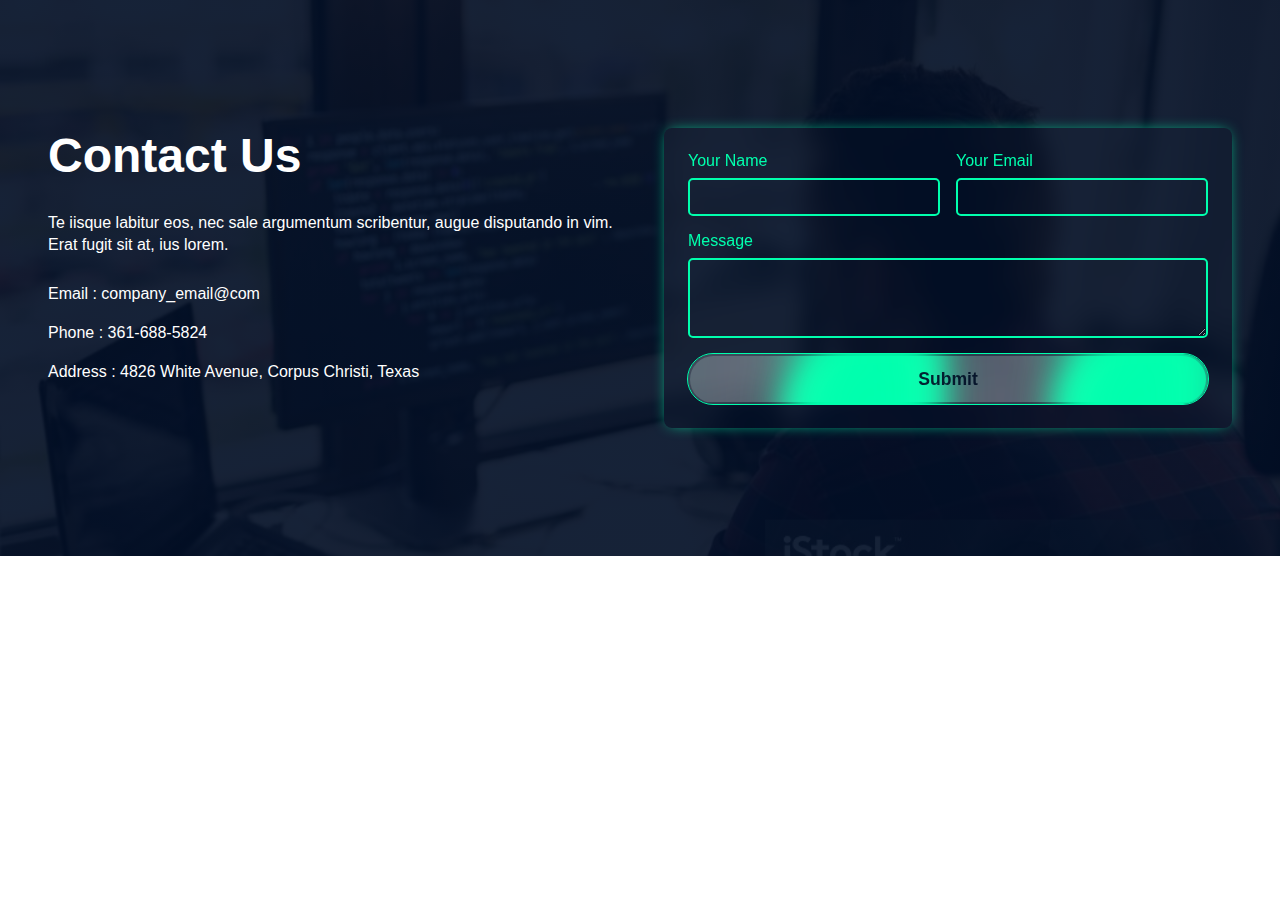
<file: form-contacts/index.html>
<!DOCTYPE html>
<html lang="es">
<head>
    <meta charset="UTF-8">
    <meta name="viewport" content="width=device-width, initial-scale=1.0">
    <link href="https://api.fontshare.com/v2/css?f[]=clash-display@300,400,500,600,700&display=swap" rel="stylesheet">
    <link rel="stylesheet" href="./css/styles.css">
    <title>Document</title>
</head>
<body>

    <main class="container">
        
        <div class="texts container__flex">
            <h2 class="texts__title">Contact Us</h2>
            <p class="texts__paragraph">Te iisque labitur eos, nec sale argumentum scribentur, augue disputando in vim. Erat fugit sit at, ius lorem.</p>
            <ul class="texts__lists">
                <li class="texts__lists">Email : company_email@com</li>
                <li class="texts__lists">Phone : 361-688-5824</li>
                <li class="texts__lists">Address : 4826 White Avenue, Corpus Christi, Texas</li>
            </ul>
        </div>

        <form action="#" class="form container__flex">
            <label class="form__label form__label-name" for="name">
                Your Name
                <input class="input__name input" type="text" name="name" id="name">
            </label>

            <label class="form__label form__label-email" for="email">
                Your Email
                <input class="input__email input" type="email" name="email" id="email">
            </label>

            <label class="form__label form__label-message" for="message">
                Message
                <textarea class="form__text input" name="message" id="message"></textarea>
            </label>

            <div class="btn__container">
                <button class="btn" type="submit">Submit</button>
                <span class="btn__span"></span>
                <span class="btn__span"></span>
            </div>
        </form>
    </main>
    
</body>
</html>
</file>
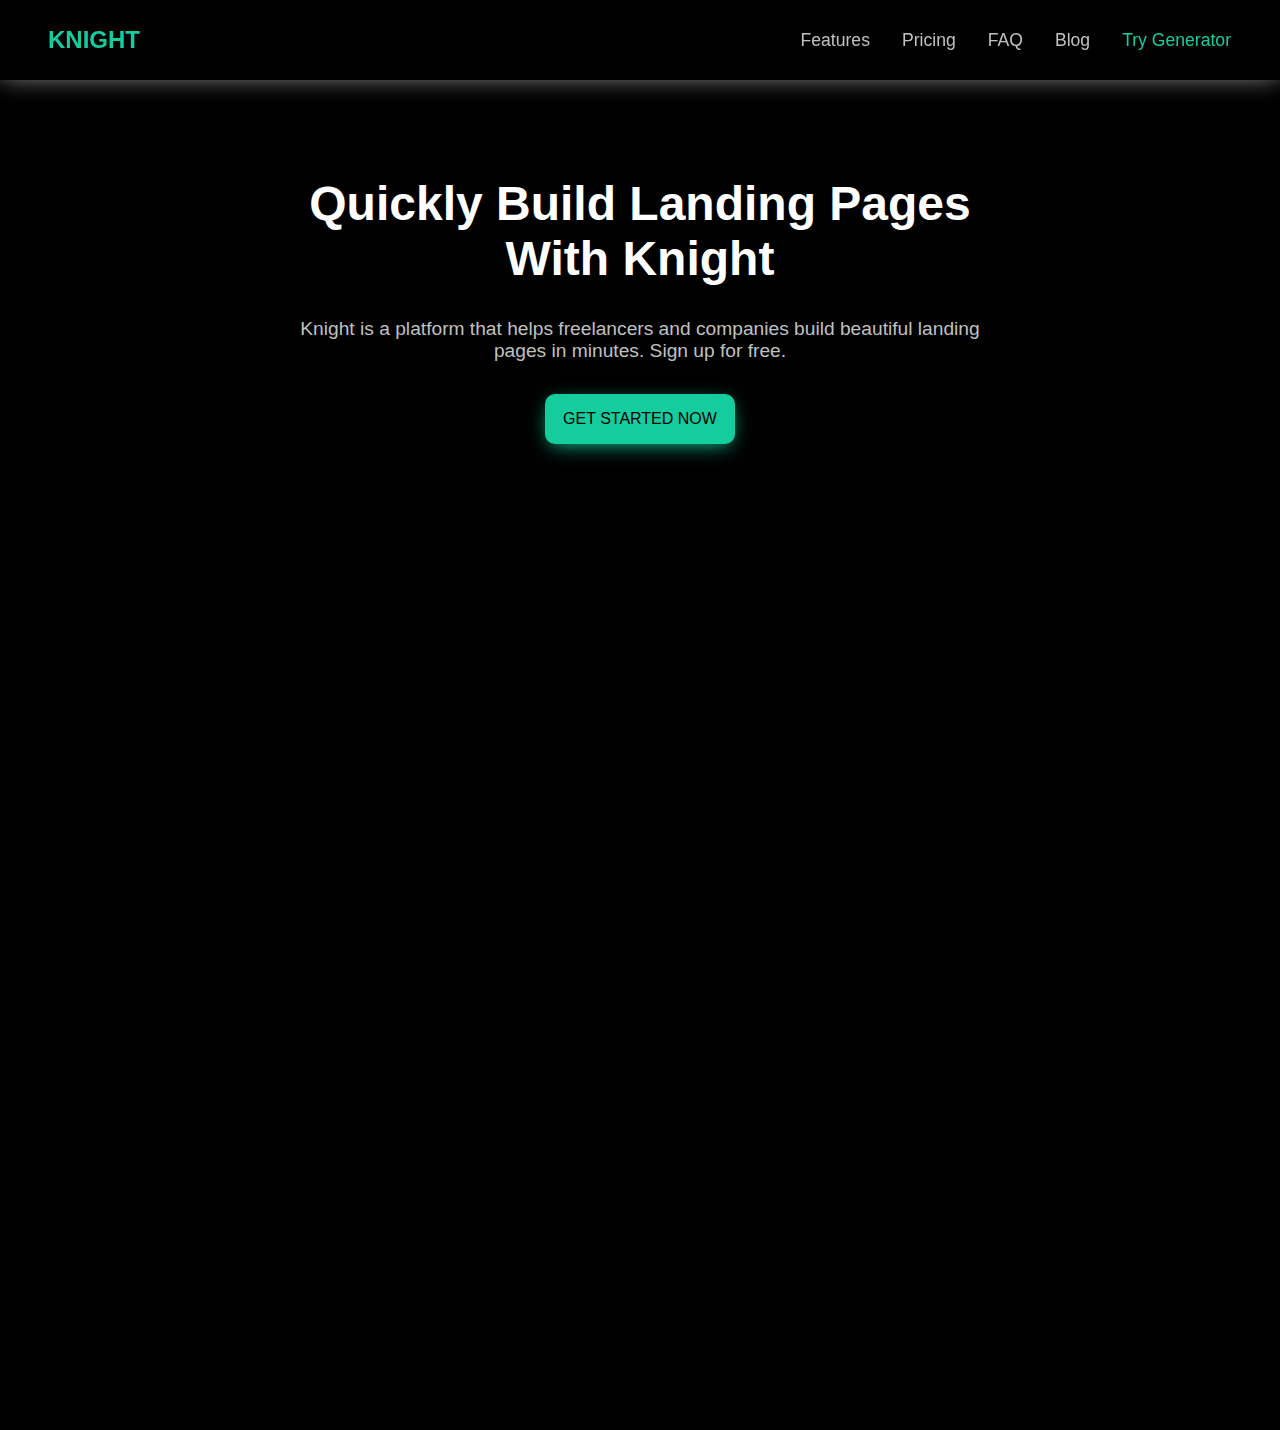
<file: nav-pages/index.html>
<!DOCTYPE html>
<html lang="es">
<head>
    <meta charset="UTF-8">
    <meta name="viewport" content="width=device-width, initial-scale=1.0">
    <link rel="stylesheet" href="./css/styles.css">
    <title>Document</title>
</head>
<body>
    
    <nav class="nav">
        <a class="nav__logo" href="#">KNIGHT</a>

        <ul class="nav__lists">
            <li class="nav__list">
                <a href="#" class="nav__link">Features</a>
            </li>
            <li class="nav__list">
                <a href="#" class="nav__link">Pricing</a>
            </li>
            <li class="nav__list">
                <a href="#" class="nav__link">FAQ</a>
            </li>
            <li class="nav__list">
                <a href="#" class="nav__link">Blog</a>
            </li>
            <li class="nav__list">
                <a href="#" class="nav__link">Try Generator</a>
            </li>
        </ul>

        <label for="menu" class="nav__label">
            <input class="nav__input" type="checkbox" name="menu" id="menu">
            <span></span>
            <span></span>
            <span></span>
        </label>
    </nav>

    <main class="main">

        <div class="main__container">
            <h1 class="main__title">Quickly Build Landing Pages With Knight</h1>
            
            <p class="main__paragraph">Knight is a platform that helps freelancers and companies build beautiful landing pages in minutes. Sign up for free.</p>
    
            <a class="main__link" href="#">Get started now</a>
        </div>

    </main>

</body>
</html>
</file>
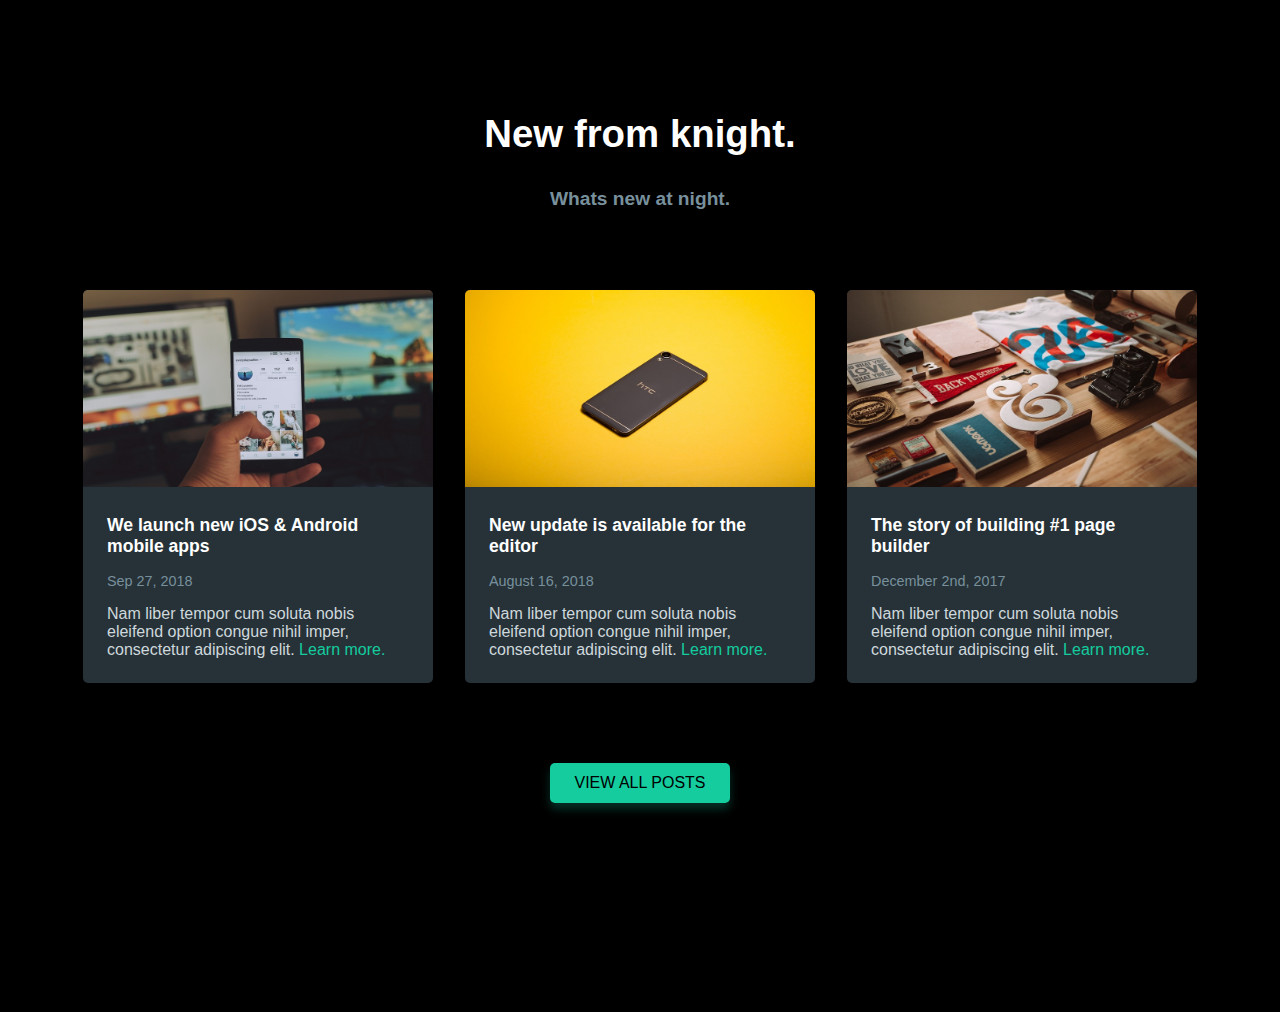
<file: news_from/index.html>
<!DOCTYPE html>
<html lang="es">
<head>
    <meta charset="UTF-8">
    <meta name="viewport" content="width=device-width, initial-scale=1.0">
    <link rel="stylesheet" href="./css/styles.css">
    <title>Document</title>
</head>
<body>
    
    <main class="container">

        <div class="texts">
            <h1 class="texts__title">New from knight.</h1>
            <p class="texts__paragraph">Whats new at night.</p>
        </div>

        <section class="cards">

            <div class="card">
                <img class="card__img" src="./assets/blog-1.jpg">
                <div class="card__texts">
                    <h2 class="card__title">We launch new iOS & Android mobile apps</h2>
                    <span class="card__date">Sep 27, 2018</span>
                    <p class="card__paragraph">Nam liber tempor cum soluta nobis eleifend option congue nihil imper, consectetur adipiscing elit. <span>Learn more.</span></p>
                </div>
            </div>
            <div class="card">
                <img class="card__img" src="./assets/blog-2.jpg">
                <div class="card__texts">
                    <h2 class="card__title">New update is available for the editor</h2>
                    <span class="card__date">August 16, 2018</span>
                    <p class="card__paragraph">Nam liber tempor cum soluta nobis eleifend option congue nihil imper, consectetur adipiscing elit.  <span>Learn more.</span></p>
                </div>
            </div>
            <div class="card">
                <img class="card__img" src="./assets/blog-3.jpg">
                <div class="card__texts">
                    <h2 class="card__title">The story of building #1 page builder</h2>
                    <span class="card__date">December 2nd, 2017</span>
                    <p class="card__paragraph">Nam liber tempor cum soluta nobis eleifend option congue nihil imper, consectetur adipiscing elit. <span>Learn more.</span></p>
                </div>
            </div>
            

        </section>

        <a class="cta" href="#">View all posts</a>
    </main>

</body>
</html>
</file>
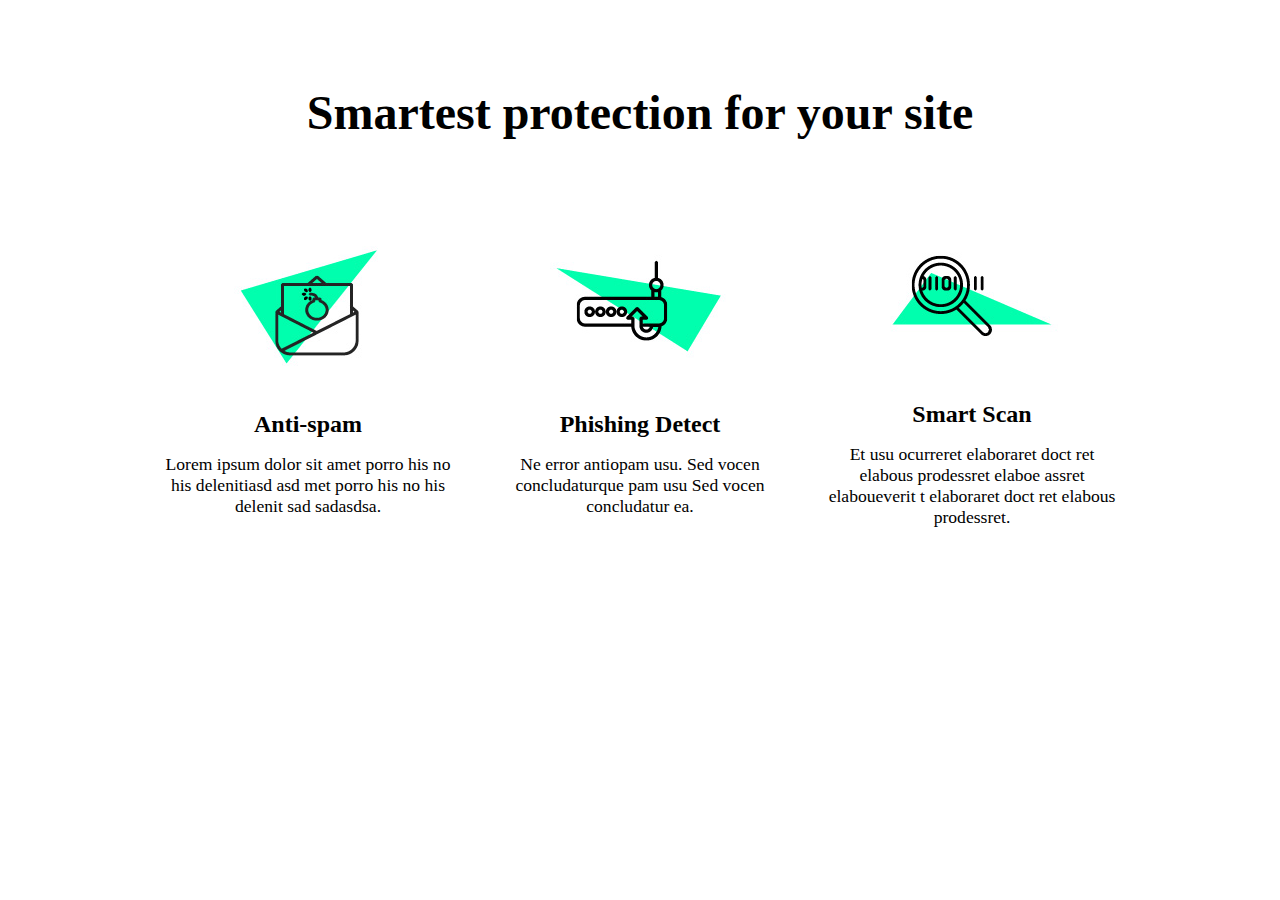
<file: smartest/index.html>
<!DOCTYPE html>
<html lang="es">
<head>
    <meta charset="UTF-8">
    <meta name="viewport" content="width=device-width, initial-scale=1.0">
    <link rel="stylesheet" href="./css/styles.css">
    <title>Document</title>
</head>
<body>

    <main class="container">

        <h1 class="container__title">Smartest protection for your site</h1>

        <section class="cards">

            <div class="card">

                <img class="card__img" src="./assets/smart-protect-1.jpg" alt="Img1">

                <h3 class="card__title">Anti-spam</h3>

                <div class="card__paragraph">Lorem ipsum dolor sit amet porro his no his delenitiasd asd met porro his no his delenit sad sadasdsa.</div>

            </div>

            <div class="card">

                <img class="card__img" src="./assets/smart-protect-2.jpg" alt="Img1">

                <h3 class="card__title">Phishing Detect</h3>

                <div class="card__paragraph">Ne error antiopam usu. Sed vocen concludaturque pam usu Sed vocen concludatur ea.</div>

            </div>

            <div class="card">

                <img class="card__img" src="./assets/smart-protect-3.jpg" alt="Img1">

                <h3 class="card__title">Smart Scan</h3>

                <div class="card__paragraph">Et usu ocurreret elaboraret doct ret elabous prodessret elaboe assret elaboueverit t elaboraret doct ret elabous prodessret.</div>

            </div>

        </section>

    </main>
    
</body>
</html>
</file>
<file: form-contacts/css/styles.css>
* {
    margin: 0;
    padding: 0;
    box-sizing: border-box;
}

:root {
    --white: #fff;
    --green: #00ffad;
    --font-family: 'Clash Display', sans-serif;
    --dark-blue: #000e25e9;
}

body {
    width: 100%;
    min-height: 100%;
    color: var(--white);
    font-family: var(--font-family);
}

.container {
    background-image: linear-gradient(var(--dark-blue), var(--dark-blue)), url(../assets/background.jpg);
    background-repeat: no-repeat;
    background-size: cover;
    width: 100%;
    min-height: 40vh;
    padding: 5rem 2rem;

    display: flex;
    flex-direction: column;
    justify-content: center;
    align-items: center;
    /* flex-wrap: wrap; */
    gap: 3rem;
}

.container__flex {
    max-width: 600px;
}

.texts {
    display: flex;
    flex-direction: column;
    /* align-items: center; */
    gap: 1.8rem;
}

.texts__title {
    font-size: 3rem;
    font-weight: 700;
}

.texts__paragraph {
    line-height: 1.4rem;
}

.texts__lists {
    list-style: none;
    display: flex;
    flex-direction: column;
    gap: 1.3rem;
}

.form {
    /* outline: 1px solid red; */
    background-color: transparent;
    -webkit-backdrop-filter: blur(10px);
    backdrop-filter: blur(10px);
    box-shadow: 0 0 15px -5px var(--green);
    border-radius: 8px;
    padding: 1.5rem;
    width: 100%;
    color: var(--green);
    display: flex;
    flex-direction: column;
    /* flex-wrap: wrap; */
    gap: 1rem;
}

.form__label {
    flex-grow: 1;
    display: flex;
    flex-direction: column;
    gap: .5rem;
}

.input {
    border: 2px solid var(--green);
    border-radius: 5px;
    background-color: transparent;
    color: var(--white);
    padding: .4rem;
    font-size: 1.1rem;
}

.form__label-message {
    width: 100%;
}

.form__text {
    max-width: 100%;
    height: 5rem;
}

.btn__container {
    position: relative;
    outline: 1px solid var(--green);
    background-color: #ffffff2e;
    overflow: hidden;
    width: 100%;
    padding: 2px;
    border-radius: 30px;
    transition: all .3s ease-in;
}

.btn {
    cursor: pointer;
    width: 100%;
    height: 100%;
    padding: .8rem;
    font-size: 1.1rem;
    border-radius: 30px;
    border: none;
    background-color: transparent;
    -webkit-backdrop-filter: blur(20px);
    backdrop-filter: blur(20px);
    color: var(--dark-blue);
    font-weight: 600;
    position: relative;
    z-index: 2;
    transition: color .3s ease;
}

.btn__container:has( :hover ){
    transform: scale(1.04);
}

.btn:hover{
    color: var(--white);
}

.btn__span {
    content: "";
    position: absolute;
    top: -20px;
    left: 100px;
    width: 150px;
    height: 150px;
    background-color: var(--green);
    filter: blur(15px);
    border-radius: 50% 25px 10px 25px;
    animation: rotate 15s infinite alternate linear both;
}

.btn__span:nth-last-child(1) {
    content: "";
    position: absolute;
    left: 370px;
}

@media (width >= 768px) {
    .container {
        flex-direction: row;
        justify-content: center;
        align-items: start;
        gap: 3rem;
        padding: 8rem 3rem;
    }

    .container__flex{
        width: 200px;
        flex-grow: 1;
        flex-basis: 300px;
    }

    .form{
        flex-direction: row;
        flex-wrap: wrap;
    }

    .form__label-name, .form__label-email{
        flex-shrink: 30px;
    }
}


@keyframes rotate {
    100% {
        transform: scale(2) rotate(360deg);
    }
}
</file>
<file: nav-pages/css/styles.css>
*{
    margin: 0;
    padding: 0;
    box-sizing: border-box;
    list-style: none;
    text-decoration: none;
}

:root{
    --white: #fff;
    --black: #000;
    --green: #14cc9e;
    --gray: #c0c0c0;
}

body{
    width: 100%;
    min-height: 100vh;
    font-family: Arial, Helvetica, sans-serif;
}

.nav {
    background-color: var(--black);
    width: 100%;
    height: 5rem;
    /* border-bottom: 1px solid red; */
    display: flex;
    justify-content: space-between;
    align-items: center;
    padding-inline: 3rem;

    position: sticky;
    top: 0;
    box-shadow: 0 -10px 30px var(--white);
    z-index: 5;

    --pointer-events: none;
    --opacity: 0;
    --translate: translateY(-100%);
    --animation: none;
    --animation2: none;
    --animation3: none;
    --animation4: none;
    --animation5: none;
}

.nav:has( :checked ){
    --pointer-events: unset;
    --opacity: 1;
    --translate: translateY(0);
    --animation: opacity 1.5s .6s ease-out;
    --animation2: opacity 1.5s .8s ease-out;
    --animation3: opacity 1.5s 1s ease-out;
    --animation4: opacity 1.5s 1.2s ease-out;
    --animation5: opacity 1.5s 1.4s ease-out;
}

.nav__logo{
    font-size: 1.5rem;
    font-weight: 900;
    color: var(--green);
    transition: color .3s ease-out;
}
.nav__logo:hover{
    color: var(--white);
}

.nav__lists {
    position: absolute;
    background-color: #00000030;
    border: 1px solid transparent;
    margin-top: 5rem;
    /* width: 100%; */
    height: 100vh;
    inset: 0;
    display: flex;
    flex-direction: column;
    padding-top: 7rem;
    /* justify-content: center; */
    align-items: center;
    gap: 2rem;

    pointer-events: var(--pointer-events);
    opacity: var(--opacity);
    transform: var(--translate);

    backdrop-filter: blur(20px);

    transition: all .7s ease;
}

.nav__list {
    opacity: var(--opacity);
    transition: var(--animation);
}

.nav__list:nth-child(2){
    transition: var(--animation2);
}
.nav__list:nth-child(3){
    transition: var(--animation3);
}
.nav__list:nth-child(4){
    transition: var(--animation4);
}
.nav__list:nth-child(5){
    transition: var(--animation5);
}

.nav__list:nth-child(5) .nav__link{
    color: var(--green);
    transition: opacity .3s ease-out;
}

.nav__list:nth-child(5) .nav__link:hover{
    opacity: .8;
}

.nav__link {
    font-size: 1.5rem;
    color: var(--gray);
    transition: color .3s ease-in-out;
}


.nav__link:hover {
    color: var(--white);
}

.nav__label {
    cursor: pointer;
    /* outline: 1px solid red; */
    overflow: hidden;
    width: 30px;
    height: 30px;
    place-content: center;
}

.nav__input {
    display: none;
}

.nav__label span{
    display: block;
    background-color: var(--white);
    width: 100%;
    height: 4px;
    border-radius: 10px;
    transition: all .6s ease;
}

.nav__label span + span{
    margin-top: 5px;
}

.nav__label:has( :checked ) span:nth-child(2){
    /* background-color: red; */
    transform: rotate(-45deg) translateX(-7px) translateY(6px);
}

.nav__label:has( :checked ) span:nth-child(3){
    /* background-color: red; */
    /* transform: translateX(-100%); */
    /* width: 0; */
    opacity: 0;
}
.nav__label:has( :checked ) span:nth-child(4){
    transform: rotate(45deg) translateX(-7px) translateY(-6px); 
    /* background-color: red; */
}

.main {
    background-color: var(--black);
    color: var(--white);
    height: 150vh;
    padding: 1rem;
}

.main__container{
    /* outline: 1px solid red; */
    width: 90%;
    max-width: 700px;
    margin: 0 auto;
    margin-top: 5rem;
}

.main__title {
    text-align: center;
    font-size: 3rem;
    font-weight: 800;
}
.main__paragraph {
    margin-top: 2rem;
    text-align: center;
    font-size: 1.2rem;
    color: var(--gray);
}

.main__link{
    display: block;
    background-color: var(--green);
    text-transform: uppercase;
    color: var(--black);
    padding: 1rem;
    width: 190px;
    font-size: 1rem;
    font-weight: 500;
    margin: 0 auto;
    margin-top: 2rem;
    text-align: center;
    border-radius: 10px;
    box-shadow: 0 5px 20px -5px var(--green);
    transition: all cubic-bezier(0.175, 0.885, 0.32, 1.275) 1s;
}

.main__link:hover{
    color: var(--white);
    transform: scale(1.05);
}

@media (width >= 768PX) {
    .nav__lists {
        /* outline: 1px solid red; */
        position: unset;
        background-color: unset;
        margin: unset;
        height: unset;
        display: flex;
        flex-direction: row;
        padding: unset;
        align-items: center;
        /* gap: rem; */
    
        pointer-events: unset;
        opacity: 1;
        transform: unset;
    }

    .nav__list {
        opacity: 1;
    }

    .nav__link{
        font-size: 1.1rem;
    }

    .nav__label {
        display: none;
    }
}
</file>
<file: news_from/css/styles.css>
*{
    margin: 0;
    padding: 0;
    box-sizing: border-box;
}

:root{
    --background: #000;
    --color: #fff;
    --green: #14cc9e;
    --gray-1: #78909c;
    --gray-2: #263238;
    --gray-3: #cfd8dc;
}

body{
    width: 100%;
    min-height: 100vh;
    background-color: var(--background);
    color: var(--color);
    font-family: Verdana, Geneva, Tahoma, sans-serif;
}

.container{
    /* outline: 1px solid red; */
    width: 95%;
    max-width: 1200px;

    margin: 7rem auto;
    overflow: hidden;

    display: flex;
    flex-direction: column;
    /* justify-content: center; */
    align-items: center;
    gap: 5rem;
}

.texts {
    width: 90%;
    max-width: 500px;
}

.texts__title {
    font-size: 2.4rem;
    margin-bottom: 2rem;
    text-align: center;
}

.texts__paragraph {
    color: var(--gray-1);
    font-size: 1.2rem;
    text-align: center;
    font-weight: bold;
}

.cards {
    display: flex;
    justify-content: center;
    align-items: center;
    flex-wrap: wrap;
    gap: 2rem;
}

.card {
    background-color: var(--gray-2);
    /* flex-grow: 80%;*/
    flex-basis: 572px;
    /* flex-shrink: 100px;  */

    overflow: hidden;
    border-radius: 5px;
}

.card__texts{
    padding: 1.5rem;

    display: flex;
    flex-direction: column;
    gap: 1rem;
}

.card__img{
    width: 100%;
    aspect-ratio: 16/9;
}

.card__title {
    font-size: 1.1rem;
}
.card__date {
    color: var(--gray-1);
    font-size: .9rem;
}
.card__paragraph {
    color: var(--gray-3);
}

.card__paragraph span{
    color: #14cc9e;
    cursor: pointer;
}

.card__paragraph span:hover{
    opacity: .6;
}

.cta {
    background-color: var(--green);
    text-decoration: none;
    text-transform: uppercase;
    color: var(--background);
    padding: .7rem 1.5rem;
    border-radius: 5px;
    box-shadow: 0 6px 10px #14cc9e3f;
    margin-bottom: 1rem;
    transition: all .2s ease-out;
}

.cta:hover{
    color: var(--color);
    box-shadow: 0 6px 10px #14cc9e3f,
                0 6px 15px #14cc9e3f,
                0 6px 20px #14cc9e3f;
    transform: scale(1.05);
    transition: all .3s ease-in;
}

@media (width >= 768px){
    .card{
        flex-basis: 350px;
    }
}
</file>
<file: smartest/css/styles.css>
*{
    margin: 0;
    padding: 0;
    box-sizing: border-box;
}

body{
    width: 100%;
    min-height: 100vh;
}

.container{
    width: 100%;
    padding-inline: 2rem;
}

.container__title {
    font-size: 3rem;
    padding-top: 5.3rem;
    text-align: center;
}

.cards {
    display: flex;
    flex-direction: column;
    align-items: center;
    justify-content: center;
    gap: 2rem;
    width: 100%;
    padding-block: 4rem;
}

.card {
    display: flex;
    flex-direction: column;
    align-items: center;
    text-align: center;
    gap: 1rem;
    width: 90%;
    max-width: 500px;
    animation: animation 1s ease-out backwards;
}

.card:nth-child(2){
    animation: animation 1s .1s ease-out backwards;
}
.card:nth-child(3){
    animation: animation 1s .2s ease-out backwards;
}

.card__img {
    /* max-width: 300px; */
}

.card__title {
    font-size: 1.5rem;
}

.card__paragraph {
    font-size: 1.1rem;
}


@media (width >= 768px){
    .cards{
        flex-direction: row;
        padding-inline: 2rem;
    }

    .card{
        width: 300px;
    }
}

@keyframes animation {
    from{
        transform: translateY(50%);
        opacity: 0;
    }
}
</file>
